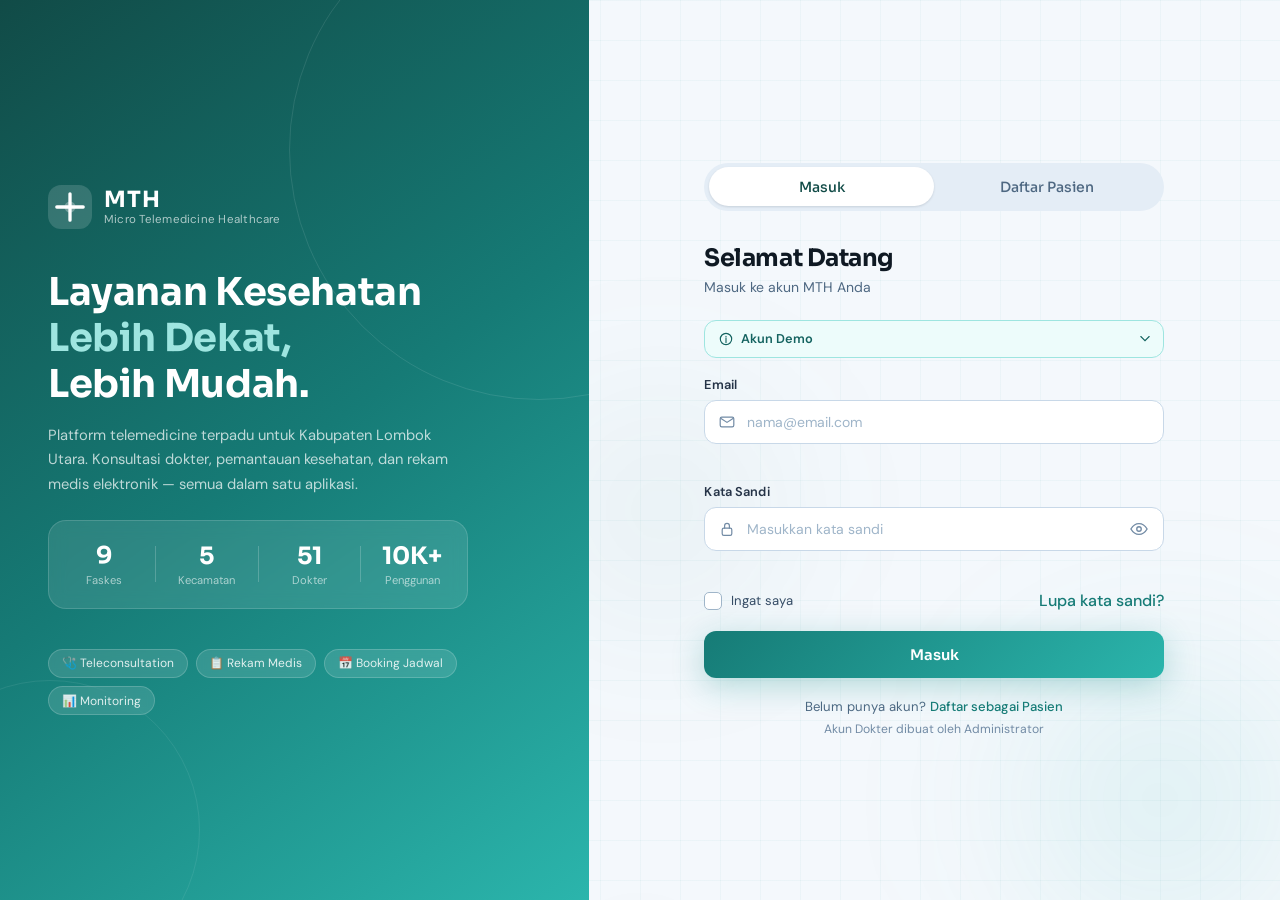
<file: index.html>
<!DOCTYPE html>
<html lang="id">
<head>
  <meta charset="UTF-8" />
  <meta name="viewport" content="width=device-width, initial-scale=1.0" />
  <title>MTH — Micro Telemedicine Healthcare</title>
  <link rel="preconnect" href="https://fonts.googleapis.com" />
  <link rel="preconnect" href="https://fonts.gstatic.com" crossorigin />
  <link href="https://fonts.googleapis.com/css2?family=Sora:wght@300;400;500;600;700&family=DM+Sans:ital,opsz,wght@0,9..40,300;0,9..40,400;0,9..40,500;1,9..40,300&display=swap" rel="stylesheet" />
  <link rel="stylesheet" href="styles.css" />
</head>
<body>

  <div class="bg-orb bg-orb--1"></div>
  <div class="bg-orb bg-orb--2"></div>
  <div class="bg-orb bg-orb--3"></div>
  <div class="bg-grid"></div>

  <div class="app-wrapper">

    <!-- LEFT PANEL -->
    <aside class="hero-panel">
      <div class="hero-inner">
        <div class="brand">
          <div class="brand-icon">
            <svg viewBox="0 0 40 40" fill="none">
              <rect width="40" height="40" rx="12" fill="white" fill-opacity="0.15"/>
              <path d="M20 8v24M8 20h24" stroke="white" stroke-width="3" stroke-linecap="round"/>
              <circle cx="20" cy="20" r="5" fill="white" fill-opacity="0.3"/>
            </svg>
          </div>
          <div class="brand-text">
            <span class="brand-name">MTH</span>
            <span class="brand-sub">Micro Telemedicine Healthcare</span>
          </div>
        </div>

        <div class="hero-content">
          <h1 class="hero-title">Layanan Kesehatan<br/><em>Lebih Dekat,</em><br/>Lebih Mudah.</h1>
          <p class="hero-desc">Platform telemedicine terpadu untuk Kabupaten Lombok Utara. Konsultasi dokter, pemantauan kesehatan, dan rekam medis elektronik — semua dalam satu aplikasi.</p>
          <div class="hero-stats">
            <div class="stat-item"><span class="stat-num">9</span><span class="stat-label">Faskes</span></div>
            <div class="stat-divider"></div>
            <div class="stat-item"><span class="stat-num">5</span><span class="stat-label">Kecamatan</span></div>
            <div class="stat-divider"></div>
            <div class="stat-item"><span class="stat-num">51</span><span class="stat-label">Dokter</span></div>
            <div class="stat-divider"></div>
            <div class="stat-item"><span class="stat-num">10K+</span><span class="stat-label">Penggunan</span></div>
          </div>
        </div>

        <div class="hero-pills">
          <span class="pill">🩺 Teleconsultation</span>
          <span class="pill">📋 Rekam Medis</span>
          <span class="pill">📅 Booking Jadwal</span>
          <span class="pill">📊 Monitoring</span>
        </div>
      </div>
    </aside>

    <!-- RIGHT PANEL -->
    <main class="form-panel">
      <div class="form-container">

        <!-- Mobile brand -->
        <div class="mobile-brand">
          <div class="brand-icon brand-icon--sm">
            <svg viewBox="0 0 40 40" fill="none">
              <rect width="40" height="40" rx="12" fill="var(--teal-500)" fill-opacity="0.15"/>
              <path d="M20 8v24M8 20h24" stroke="var(--teal-600)" stroke-width="3" stroke-linecap="round"/>
              <circle cx="20" cy="20" r="5" fill="var(--teal-500)" fill-opacity="0.3"/>
            </svg>
          </div>
          <span class="brand-name brand-name--dark">MTH</span>
        </div>

        <!-- TAB SWITCHER -->
        <div class="tab-switcher" role="tablist">
          <button class="tab-btn active" data-tab="login" role="tab" aria-selected="true">Masuk</button>
          <button class="tab-btn" data-tab="register" role="tab" aria-selected="false">Daftar Pasien</button>
          <div class="tab-indicator"></div>
        </div>

        <!-- ===== LOGIN FORM ===== -->
        <div class="form-section active" id="tab-login">
          <div class="form-header">
            <h2>Selamat Datang</h2>
            <p>Masuk ke akun MTH Anda</p>
          </div>

          <!-- Demo hint -->
          <div class="demo-hint" id="demo-hint">
            <button class="demo-hint-toggle" id="demo-hint-toggle">
              <svg viewBox="0 0 16 16" fill="none"><circle cx="8" cy="8" r="6.5" stroke="currentColor" stroke-width="1.3"/><path d="M8 7v5M8 5.5v-.5" stroke="currentColor" stroke-width="1.3" stroke-linecap="round"/></svg>
              Akun Demo
              <svg class="chevron" viewBox="0 0 12 8" fill="none"><path d="M1 1l5 5 5-5" stroke="currentColor" stroke-width="1.3" stroke-linecap="round"/></svg>
            </button>
            <div class="demo-accounts" id="demo-accounts">
              <button class="demo-acc-btn" data-email="pasien1@gmail.com" data-pass="Pw123">
                <span class="demo-role-dot pasien"></span>
                <span class="demo-info"><strong>Pasien 1</strong><span>pasien1@gmail.com · Pw123</span></span>
                <span class="demo-fill">Isi otomatis →</span>
              </button>
              <button class="demo-acc-btn" data-email="pasien2@gmail.com" data-pass="Pw123">
                <span class="demo-role-dot pasien"></span>
                <span class="demo-info"><strong>Pasien 2</strong><span>pasien2@gmail.com · Pw123</span></span>
                <span class="demo-fill">Isi otomatis →</span>
              </button>
              <button class="demo-acc-btn" data-email="dokter1@gmail.com" data-pass="Dok123">
                <span class="demo-role-dot dokter"></span>
                <span class="demo-info"><strong>Dokter A</strong><span>dokter1@gmail.com · Dok123</span></span>
                <span class="demo-fill">Isi otomatis →</span>
              </button>
              <button class="demo-acc-btn" data-email="dokter2@gmail.com" data-pass="Dok123">
                <span class="demo-role-dot dokter"></span>
                <span class="demo-info"><strong>Dokter B</strong><span>dokter2@gmail.com · Dok123</span></span>
                <span class="demo-fill">Isi otomatis →</span>
              </button>
              <button class="demo-acc-btn" data-email="admin@mth.id" data-pass="Admin123">
                <span class="demo-role-dot admin"></span>
                <span class="demo-info"><strong>Admin</strong><span>admin@mth.id · Admin123</span></span>
                <span class="demo-fill">Isi otomatis →</span>
              </button>
            </div>
          </div>

          <form id="login-form" novalidate>
            <div class="field-group">
              <label for="login-email">Email</label>
              <div class="input-wrap">
                <span class="input-icon">
                  <svg viewBox="0 0 20 20" fill="none"><path d="M2.5 5.5l7.5 5 7.5-5" stroke="currentColor" stroke-width="1.5" stroke-linecap="round"/><rect x="1.5" y="4" width="17" height="12" rx="2" stroke="currentColor" stroke-width="1.5"/></svg>
                </span>
                <input type="email" id="login-email" name="email" placeholder="nama@email.com" autocomplete="email" required />
              </div>
              <span class="field-error" id="login-email-err"></span>
            </div>

            <div class="field-group">
              <label for="login-password">Kata Sandi</label>
              <div class="input-wrap">
                <span class="input-icon">
                  <svg viewBox="0 0 20 20" fill="none"><rect x="4" y="9" width="12" height="9" rx="2" stroke="currentColor" stroke-width="1.5"/><path d="M7 9V6a3 3 0 116 0v3" stroke="currentColor" stroke-width="1.5" stroke-linecap="round"/></svg>
                </span>
                <input type="password" id="login-password" name="password" placeholder="Masukkan kata sandi" autocomplete="current-password" required />
                <button type="button" class="toggle-pass" data-target="login-password" aria-label="Tampilkan kata sandi">
                  <svg class="eye-show" viewBox="0 0 20 20" fill="none"><path d="M1 10s3.5-6 9-6 9 6 9 6-3.5 6-9 6-9-6-9-6z" stroke="currentColor" stroke-width="1.5"/><circle cx="10" cy="10" r="2.5" stroke="currentColor" stroke-width="1.5"/></svg>
                  <svg class="eye-hide" viewBox="0 0 20 20" fill="none" style="display:none"><path d="M3 3l14 14M8.5 8.5A2.5 2.5 0 0112 12" stroke="currentColor" stroke-width="1.5" stroke-linecap="round"/><path d="M1 10s3.5-6 9-6c1.5 0 2.9.4 4 1M19 10s-1.5 2.5-4 4.5" stroke="currentColor" stroke-width="1.5" stroke-linecap="round"/></svg>
                </button>
              </div>
              <span class="field-error" id="login-pass-err"></span>
            </div>

            <div class="form-row form-row--between">
              <label class="checkbox-label">
                <input type="checkbox" id="remember-me" />
                <span class="checkmark"></span>
                Ingat saya
              </label>
              <a href="#" class="link-text">Lupa kata sandi?</a>
            </div>

            <button type="submit" class="btn-primary">
              <span class="btn-text">Masuk</span>
              <span class="btn-loader" aria-hidden="true"></span>
            </button>
          </form>

          <p class="form-footer-text">Belum punya akun? <a href="#" class="link-text" data-switch="register">Daftar sebagai Pasien</a></p>
          <p class="form-footer-text" style="margin-top:.4rem;font-size:.76rem;color:var(--slate-400)">Akun Dokter dibuat oleh Administrator</p>
        </div>

        <!-- ===== REGISTER FORM (Pasien only) ===== -->
        <div class="form-section" id="tab-register">
          <div class="form-header">
            <h2>Daftar Akun Pasien</h2>
            <p>Isi data diri Anda untuk mendaftar</p>
          </div>

          <form id="register-form" novalidate>

            <div class="field-row">
              <div class="field-group">
                <label for="reg-firstname">Nama Depan</label>
                <div class="input-wrap">
                  <input type="text" id="reg-firstname" placeholder="Ahmad" required />
                </div>
              </div>
              <div class="field-group">
                <label for="reg-lastname">Nama Belakang</label>
                <div class="input-wrap">
                  <input type="text" id="reg-lastname" placeholder="Fauzan" required />
                </div>
              </div>
            </div>

            <div class="field-group">
              <label for="reg-email">Email</label>
              <div class="input-wrap">
                <span class="input-icon">
                  <svg viewBox="0 0 20 20" fill="none"><path d="M2.5 5.5l7.5 5 7.5-5" stroke="currentColor" stroke-width="1.5" stroke-linecap="round"/><rect x="1.5" y="4" width="17" height="12" rx="2" stroke="currentColor" stroke-width="1.5"/></svg>
                </span>
                <input type="email" id="reg-email" placeholder="nama@email.com" required />
              </div>
              <span class="field-error" id="reg-email-err"></span>
            </div>

            <div class="field-group">
              <label for="reg-phone">Nomor Telepon</label>
              <div class="input-wrap">
                <span class="input-icon">
                  <svg viewBox="0 0 20 20" fill="none"><path d="M4 2h3l1.5 4-2 1a11 11 0 005.5 5.5l1-2 4 1.5V15a2 2 0 01-2 2C7.16 17 3 12.84 3 8a2 2 0 012-2h-.5L4 2z" stroke="currentColor" stroke-width="1.5" stroke-linecap="round" stroke-linejoin="round"/></svg>
                </span>
                <input type="tel" id="reg-phone" placeholder="08xxxxxxxxxx" required />
              </div>
            </div>

            <div class="field-row">
              <div class="field-group">
                <label for="reg-nik">NIK</label>
                <div class="input-wrap">
                  <input type="text" id="reg-nik" placeholder="16 digit NIK" maxlength="16" />
                </div>
              </div>
              <div class="field-group">
                <label for="reg-dob">Tanggal Lahir</label>
                <div class="input-wrap">
                  <input type="date" id="reg-dob" />
                </div>
              </div>
            </div>

            <div class="field-group">
              <label for="reg-puskesmas">Puskesmas Terdekat</label>
              <div class="input-wrap input-wrap--select">
                <span class="input-icon">
                  <svg viewBox="0 0 20 20" fill="none"><path d="M10 2C7.24 2 5 4.24 5 7c0 4 5 11 5 11s5-7 5-11c0-2.76-2.24-5-5-5z" stroke="currentColor" stroke-width="1.5"/><circle cx="10" cy="7" r="1.5" stroke="currentColor" stroke-width="1.5"/></svg>
                </span>
                <select id="reg-puskesmas">
                  <option value="">Pilih puskesmas...</option>
                  <optgroup label="Kec. Pemenang">
                    <option>Puskesmas Pemenang</option>
                    <option>Puskesmas Nipah</option>
                  </optgroup>
                  <optgroup label="Kec. Tanjung">
                    <option>Puskesmas Tanjung</option>
                  </optgroup>
                  <optgroup label="Kec. Gangga">
                    <option>Puskesmas Gangga</option>
                  </optgroup>
                  <optgroup label="Kec. Kayangan">
                    <option>Puskesmas Kayangan</option>
                    <option>Puskesmas Santong</option>
                  </optgroup>
                  <optgroup label="Kec. Bayan">
                    <option>Puskesmas Bayan</option>
                    <option>Puskesmas Senaru</option>
                  </optgroup>
                </select>
                <span class="select-arrow">
                  <svg viewBox="0 0 12 8" fill="none"><path d="M1 1l5 5 5-5" stroke="currentColor" stroke-width="1.5" stroke-linecap="round"/></svg>
                </span>
              </div>
            </div>

            <div class="field-group">
              <label for="reg-password">Kata Sandi</label>
              <div class="input-wrap">
                <span class="input-icon">
                  <svg viewBox="0 0 20 20" fill="none"><rect x="4" y="9" width="12" height="9" rx="2" stroke="currentColor" stroke-width="1.5"/><path d="M7 9V6a3 3 0 116 0v3" stroke="currentColor" stroke-width="1.5" stroke-linecap="round"/></svg>
                </span>
                <input type="password" id="reg-password" placeholder="Min. 8 karakter" required />
                <button type="button" class="toggle-pass" data-target="reg-password" aria-label="Tampilkan kata sandi">
                  <svg class="eye-show" viewBox="0 0 20 20" fill="none"><path d="M1 10s3.5-6 9-6 9 6 9 6-3.5 6-9 6-9-6-9-6z" stroke="currentColor" stroke-width="1.5"/><circle cx="10" cy="10" r="2.5" stroke="currentColor" stroke-width="1.5"/></svg>
                  <svg class="eye-hide" viewBox="0 0 20 20" fill="none" style="display:none"><path d="M3 3l14 14M8.5 8.5A2.5 2.5 0 0112 12" stroke="currentColor" stroke-width="1.5" stroke-linecap="round"/><path d="M1 10s3.5-6 9-6c1.5 0 2.9.4 4 1M19 10s-1.5 2.5-4 4.5" stroke="currentColor" stroke-width="1.5" stroke-linecap="round"/></svg>
                </button>
              </div>
              <div class="pass-strength" id="pass-strength">
                <div class="strength-bars">
                  <span class="bar"></span><span class="bar"></span><span class="bar"></span><span class="bar"></span>
                </div>
                <span class="strength-label" id="strength-label">Kekuatan kata sandi</span>
              </div>
            </div>

            <div class="field-group">
              <label for="reg-confirm">Konfirmasi Kata Sandi</label>
              <div class="input-wrap">
                <span class="input-icon">
                  <svg viewBox="0 0 20 20" fill="none"><rect x="4" y="9" width="12" height="9" rx="2" stroke="currentColor" stroke-width="1.5"/><path d="M7 9V6a3 3 0 116 0v3" stroke="currentColor" stroke-width="1.5" stroke-linecap="round"/></svg>
                </span>
                <input type="password" id="reg-confirm" placeholder="Ulangi kata sandi" required />
              </div>
              <span class="field-error" id="reg-confirm-err"></span>
            </div>

            <label class="checkbox-label checkbox-label--terms">
              <input type="checkbox" id="agree-terms" required />
              <span class="checkmark"></span>
              Saya menyetujui <a href="#" class="link-text">Syarat &amp; Ketentuan</a> serta <a href="#" class="link-text">Kebijakan Privasi</a> MTH
            </label>

            <button type="submit" class="btn-primary">
              <span class="btn-text">Buat Akun</span>
              <span class="btn-loader" aria-hidden="true"></span>
            </button>
          </form>

          <p class="form-footer-text">Sudah punya akun? <a href="#" class="link-text" data-switch="login">Masuk di sini</a></p>
        </div>

      </div>
    </main>
  </div>

  <div class="toast" id="toast" role="alert" aria-live="polite">
    <span class="toast-icon">✓</span>
    <span class="toast-msg" id="toast-msg"></span>
  </div>

  <script src="script.js"></script>
</body>
</html>
</file>
<file: styles.css>
/* ===================================================
   MTH — Micro Telemedicine Healthcare
   styles.css
   =================================================== */

/* ── Variables ──────────────────────────────────── */
:root {
  --teal-900: #0d3331;
  --teal-800: #114b47;
  --teal-700: #146360;
  --teal-600: #167b76;
  --teal-500: #19938c;
  --teal-400: #2bb5ac;
  --teal-300: #5ecec7;
  --teal-200: #9ee5e0;
  --teal-100: #d4f5f3;
  --teal-50:  #edfcfb;

  --slate-900: #0f1923;
  --slate-800: #1a2535;
  --slate-700: #253347;
  --slate-600: #364d66;
  --slate-500: #4e6882;
  --slate-400: #728ba5;
  --slate-300: #9fb5c9;
  --slate-200: #c8d8e8;
  --slate-100: #e4edf6;
  --slate-50:  #f4f8fc;

  --white: #ffffff;
  --error: #e05252;
  --success: #2bb58a;
  --warn: #e08a2e;

  --font-display: 'Sora', sans-serif;
  --font-body: 'DM Sans', sans-serif;

  --radius-sm: 8px;
  --radius-md: 12px;
  --radius-lg: 18px;
  --radius-xl: 24px;
  --radius-full: 999px;

  --shadow-sm: 0 1px 3px rgba(15,25,35,.08), 0 1px 2px rgba(15,25,35,.05);
  --shadow-md: 0 4px 16px rgba(15,25,35,.10), 0 2px 6px rgba(15,25,35,.06);
  --shadow-lg: 0 16px 48px rgba(15,25,35,.14), 0 4px 16px rgba(15,25,35,.08);
  --shadow-teal: 0 8px 32px rgba(25,147,140,.30);

  --transition: 200ms cubic-bezier(.4,0,.2,1);
  --transition-slow: 400ms cubic-bezier(.4,0,.2,1);
}

/* ── Reset ──────────────────────────────────────── */
*, *::before, *::after { box-sizing: border-box; margin: 0; padding: 0; }

html { font-size: 16px; scroll-behavior: smooth; }

body {
  font-family: var(--font-body);
  background: var(--slate-50);
  color: var(--slate-800);
  min-height: 100vh;
  overflow-x: hidden;
  -webkit-font-smoothing: antialiased;
}

/* ── Background decorations ─────────────────────── */
.bg-orb {
  position: fixed;
  border-radius: 50%;
  filter: blur(80px);
  pointer-events: none;
  z-index: 0;
}
.bg-orb--1 {
  width: 500px; height: 500px;
  background: radial-gradient(circle, rgba(25,147,140,.20) 0%, transparent 70%);
  top: -150px; left: -100px;
}
.bg-orb--2 {
  width: 400px; height: 400px;
  background: radial-gradient(circle, rgba(43,181,172,.15) 0%, transparent 70%);
  bottom: -100px; right: -80px;
}
.bg-orb--3 {
  width: 300px; height: 300px;
  background: radial-gradient(circle, rgba(22,123,118,.10) 0%, transparent 70%);
  top: 40%; left: 40%;
}
.bg-grid {
  position: fixed; inset: 0; z-index: 0; pointer-events: none;
  background-image:
    linear-gradient(rgba(25,147,140,.04) 1px, transparent 1px),
    linear-gradient(90deg, rgba(25,147,140,.04) 1px, transparent 1px);
  background-size: 40px 40px;
}

/* ── App wrapper ─────────────────────────────────── */
.app-wrapper {
  position: relative; z-index: 1;
  display: flex;
  min-height: 100vh;
}

/* ===================================================
   LEFT: HERO PANEL
   =================================================== */
.hero-panel {
  flex: 0 0 46%;
  background: linear-gradient(145deg, var(--teal-800) 0%, var(--teal-600) 50%, var(--teal-400) 100%);
  position: relative;
  overflow: hidden;
  display: flex;
  align-items: center;
  padding: 3rem;
}

/* Decorative inner shapes */
.hero-panel::before {
  content: '';
  position: absolute;
  width: 500px; height: 500px;
  border-radius: 50%;
  border: 1.5px solid rgba(255,255,255,.10);
  top: -100px; right: -200px;
}
.hero-panel::after {
  content: '';
  position: absolute;
  width: 300px; height: 300px;
  border-radius: 50%;
  border: 1.5px solid rgba(255,255,255,.08);
  bottom: -80px; left: -100px;
}

.hero-inner {
  position: relative; z-index: 1;
  display: flex;
  flex-direction: column;
  gap: 2.5rem;
  max-width: 420px;
}

/* Brand */
.brand {
  display: flex;
  align-items: center;
  gap: .75rem;
}
.brand-icon {
  width: 44px; height: 44px;
  flex-shrink: 0;
}
.brand-icon svg { width: 100%; height: 100%; }

.brand-text {
  display: flex;
  flex-direction: column;
  line-height: 1;
}
.brand-name {
  font-family: var(--font-display);
  font-weight: 700;
  font-size: 1.4rem;
  letter-spacing: .05em;
  color: var(--white);
}
.brand-sub {
  font-size: .72rem;
  color: rgba(255,255,255,.65);
  letter-spacing: .02em;
  margin-top: .2rem;
}

/* Hero content */
.hero-title {
  font-family: var(--font-display);
  font-size: clamp(1.8rem, 3vw, 2.4rem);
  font-weight: 700;
  color: var(--white);
  line-height: 1.2;
  letter-spacing: -.01em;
}
.hero-title em {
  font-style: normal;
  color: var(--teal-200);
}
.hero-desc {
  margin-top: 1rem;
  font-size: .92rem;
  color: rgba(255,255,255,.72);
  line-height: 1.65;
}

/* Stats */
.hero-stats {
  display: flex;
  align-items: center;
  gap: 1.25rem;
  margin-top: 1.5rem;
  padding: 1.25rem 1.5rem;
  background: rgba(255,255,255,.10);
  border: 1px solid rgba(255,255,255,.15);
  border-radius: var(--radius-lg);
  backdrop-filter: blur(8px);
}
.stat-item { text-align: center; flex: 1; }
.stat-num {
  display: block;
  font-family: var(--font-display);
  font-size: 1.5rem;
  font-weight: 700;
  color: var(--white);
}
.stat-label {
  display: block;
  font-size: .7rem;
  color: rgba(255,255,255,.6);
  margin-top: .15rem;
  line-height: 1.3;
}
.stat-divider {
  width: 1px;
  height: 36px;
  background: rgba(255,255,255,.2);
}

/* Pills */
.hero-pills {
  display: flex;
  flex-wrap: wrap;
  gap: .5rem;
}
.pill {
  font-size: .75rem;
  color: rgba(255,255,255,.85);
  background: rgba(255,255,255,.12);
  border: 1px solid rgba(255,255,255,.18);
  border-radius: var(--radius-full);
  padding: .35rem .8rem;
  backdrop-filter: blur(4px);
  transition: background var(--transition);
}
.pill:hover { background: rgba(255,255,255,.20); }

/* ===================================================
   RIGHT: FORM PANEL
   =================================================== */
.form-panel {
  flex: 1;
  display: flex;
  align-items: center;
  justify-content: center;
  padding: 2rem 1.5rem;
  overflow-y: auto;
}

.form-container {
  width: 100%;
  max-width: 460px;
  animation: fadeUp .5s ease both;
}

@keyframes fadeUp {
  from { opacity: 0; transform: translateY(20px); }
  to   { opacity: 1; transform: translateY(0); }
}

/* Mobile brand (hidden on desktop) */
.mobile-brand {
  display: none;
  align-items: center;
  gap: .6rem;
  margin-bottom: 1.75rem;
  justify-content: center;
}
.brand-icon--sm { width: 36px; height: 36px; }
.brand-name--dark {
  font-family: var(--font-display);
  font-size: 1.3rem;
  font-weight: 700;
  color: var(--teal-700);
  letter-spacing: .04em;
}

/* Tab switcher */
.tab-switcher {
  display: flex;
  position: relative;
  background: var(--slate-100);
  border-radius: var(--radius-full);
  padding: .3rem;
  margin-bottom: 2rem;
}
.tab-btn {
  flex: 1;
  border: none;
  background: transparent;
  font-family: var(--font-display);
  font-size: .88rem;
  font-weight: 500;
  color: var(--slate-500);
  padding: .65rem 1rem;
  border-radius: var(--radius-full);
  cursor: pointer;
  position: relative; z-index: 1;
  transition: color var(--transition);
}
.tab-btn.active { color: var(--teal-800); }
.tab-indicator {
  position: absolute;
  top: .3rem; bottom: .3rem; left: .3rem;
  width: calc(50% - .3rem);
  background: var(--white);
  border-radius: var(--radius-full);
  box-shadow: var(--shadow-sm);
  transition: transform var(--transition-slow);
  pointer-events: none;
}
.tab-indicator.right { transform: translateX(100%); }

/* Form sections */
.form-section { display: none; }
.form-section.active { display: block; animation: fadeUp .35s ease both; }

.form-header { margin-bottom: 1.5rem; }
.form-header h2 {
  font-family: var(--font-display);
  font-size: 1.5rem;
  font-weight: 700;
  color: var(--slate-900);
  letter-spacing: -.02em;
}
.form-header p {
  font-size: .875rem;
  color: var(--slate-500);
  margin-top: .3rem;
}

/* Role selector */
.role-selector {
  display: flex;
  gap: .5rem;
  margin-bottom: 1.5rem;
}
.role-btn {
  flex: 1;
  display: flex;
  flex-direction: column;
  align-items: center;
  gap: .3rem;
  padding: .75rem .5rem;
  background: var(--white);
  border: 1.5px solid var(--slate-200);
  border-radius: var(--radius-md);
  cursor: pointer;
  font-family: var(--font-body);
  font-size: .78rem;
  font-weight: 500;
  color: var(--slate-500);
  transition: all var(--transition);
}
.role-btn:hover {
  border-color: var(--teal-400);
  color: var(--teal-700);
}
.role-btn.active {
  background: var(--teal-50);
  border-color: var(--teal-500);
  color: var(--teal-700);
  box-shadow: 0 0 0 3px rgba(25,147,140,.10);
}
.role-icon { font-size: 1.2rem; }

/* Field groups */
.field-group {
  margin-bottom: 1.1rem;
}
.field-group label {
  display: block;
  font-size: .8rem;
  font-weight: 600;
  color: var(--slate-700);
  margin-bottom: .45rem;
  letter-spacing: .01em;
}
.field-row {
  display: grid;
  grid-template-columns: 1fr 1fr;
  gap: .75rem;
}

/* Input wrap */
.input-wrap {
  position: relative;
  display: flex;
  align-items: center;
}
.input-wrap .input-icon {
  position: absolute;
  left: .9rem;
  color: var(--slate-400);
  display: flex;
  align-items: center;
  pointer-events: none;
}
.input-wrap .input-icon svg { width: 16px; height: 16px; }

.input-wrap input,
.input-wrap select {
  width: 100%;
  background: var(--white);
  border: 1.5px solid var(--slate-200);
  border-radius: var(--radius-md);
  font-family: var(--font-body);
  font-size: .875rem;
  color: var(--slate-800);
  padding: .75rem 1rem;
  transition: border-color var(--transition), box-shadow var(--transition);
  outline: none;
  appearance: none;
}
.input-wrap:has(.input-icon) input,
.input-wrap:has(.input-icon) select {
  padding-left: 2.6rem;
}
.input-wrap input::placeholder { color: var(--slate-300); }
.input-wrap input:focus,
.input-wrap select:focus {
  border-color: var(--teal-500);
  box-shadow: 0 0 0 3px rgba(25,147,140,.12);
}
.input-wrap input.error { border-color: var(--error); }
.input-wrap input.error:focus { box-shadow: 0 0 0 3px rgba(224,82,82,.12); }

/* Select styling */
.input-wrap--select { position: relative; }
.input-wrap--select select { cursor: pointer; padding-right: 2.4rem; }
.select-arrow {
  position: absolute;
  right: .85rem;
  pointer-events: none;
  color: var(--slate-400);
  display: flex;
  align-items: center;
}
.select-arrow svg { width: 10px; height: 10px; }

/* Password toggle */
.toggle-pass {
  position: absolute;
  right: .85rem;
  background: none;
  border: none;
  cursor: pointer;
  color: var(--slate-400);
  display: flex;
  align-items: center;
  padding: .2rem;
  border-radius: 4px;
  transition: color var(--transition);
}
.toggle-pass:hover { color: var(--teal-600); }
.toggle-pass svg { width: 18px; height: 18px; }

/* Field error */
.field-error {
  display: block;
  font-size: .75rem;
  color: var(--error);
  margin-top: .35rem;
  min-height: 1rem;
}

/* Password strength */
.pass-strength {
  display: flex;
  align-items: center;
  gap: .5rem;
  margin-top: .5rem;
}
.strength-bars {
  display: flex;
  gap: .25rem;
}
.bar {
  width: 32px; height: 4px;
  border-radius: var(--radius-full);
  background: var(--slate-200);
  transition: background var(--transition-slow);
}
.strength-label {
  font-size: .72rem;
  color: var(--slate-400);
}
/* Strength states */
.pass-strength[data-level="1"] .bar:nth-child(1) { background: var(--error); }
.pass-strength[data-level="2"] .bar:nth-child(-n+2) { background: var(--warn); }
.pass-strength[data-level="3"] .bar:nth-child(-n+3) { background: var(--teal-400); }
.pass-strength[data-level="4"] .bar { background: var(--success); }

/* Form row */
.form-row { display: flex; align-items: center; gap: 1rem; }
.form-row--between { justify-content: space-between; margin-bottom: 1.25rem; }

/* Checkbox */
.checkbox-label {
  display: flex;
  align-items: center;
  gap: .55rem;
  cursor: pointer;
  font-size: .82rem;
  color: var(--slate-600);
  user-select: none;
}
.checkbox-label input[type="checkbox"] { display: none; }
.checkmark {
  width: 18px; height: 18px;
  border-radius: 5px;
  border: 1.5px solid var(--slate-300);
  flex-shrink: 0;
  display: flex; align-items: center; justify-content: center;
  transition: all var(--transition);
  background: var(--white);
}
.checkbox-label input:checked + .checkmark {
  background: var(--teal-500);
  border-color: var(--teal-500);
}
.checkbox-label input:checked + .checkmark::after {
  content: '';
  display: block;
  width: 5px; height: 9px;
  border: 2px solid white;
  border-top: none; border-left: none;
  transform: rotate(45deg) translateY(-1px);
}
.checkbox-label--terms {
  align-items: flex-start;
  margin-bottom: 1.25rem;
  line-height: 1.5;
}
.checkbox-label--terms .checkmark { margin-top: .15rem; }

/* Link */
.link-text {
  font-size: inherit;
  color: var(--teal-600);
  text-decoration: none;
  font-weight: 500;
  transition: color var(--transition);
}
.link-text:hover { color: var(--teal-800); text-decoration: underline; }

/* Primary button */
.btn-primary {
  width: 100%;
  display: flex;
  align-items: center;
  justify-content: center;
  gap: .5rem;
  background: linear-gradient(135deg, var(--teal-600) 0%, var(--teal-400) 100%);
  color: var(--white);
  border: none;
  border-radius: var(--radius-md);
  font-family: var(--font-display);
  font-size: .92rem;
  font-weight: 600;
  padding: .9rem 1.5rem;
  cursor: pointer;
  transition: all var(--transition);
  box-shadow: var(--shadow-teal);
  letter-spacing: .01em;
  margin-bottom: 1.25rem;
  position: relative;
  overflow: hidden;
}
.btn-primary::before {
  content: '';
  position: absolute; inset: 0;
  background: rgba(255,255,255,.0);
  transition: background var(--transition);
}
.btn-primary:hover::before { background: rgba(255,255,255,.12); }
.btn-primary:active { transform: scale(.98); }
.btn-primary:disabled {
  opacity: .7;
  cursor: not-allowed;
  transform: none;
}

/* Loading state */
.btn-loader {
  display: none;
  width: 18px; height: 18px;
  border: 2.5px solid rgba(255,255,255,.4);
  border-top-color: white;
  border-radius: 50%;
  animation: spin .7s linear infinite;
}
.btn-primary.loading .btn-text { display: none; }
.btn-primary.loading .btn-loader { display: block; }

@keyframes spin { to { transform: rotate(360deg); } }

/* Footer text */
.form-footer-text {
  text-align: center;
  font-size: .82rem;
  color: var(--slate-500);
}

/* Role fields transition */
.role-fields { display: block; }
.role-fields.hidden { display: none; }

/* ===================================================
   TOAST
   =================================================== */
.toast {
  position: fixed;
  bottom: 2rem;
  left: 50%;
  transform: translateX(-50%) translateY(6rem);
  display: flex;
  align-items: center;
  gap: .6rem;
  background: var(--slate-900);
  color: var(--white);
  padding: .8rem 1.4rem;
  border-radius: var(--radius-full);
  font-size: .85rem;
  font-weight: 500;
  box-shadow: var(--shadow-lg);
  transition: transform .4s cubic-bezier(.34,1.56,.64,1);
  z-index: 1000;
  pointer-events: none;
}
.toast.show { transform: translateX(-50%) translateY(0); }
.toast-icon { color: var(--success); font-size: 1rem; }

/* ===================================================
   RESPONSIVE — TABLET
   =================================================== */
@media (max-width: 900px) {
  .hero-panel { flex: 0 0 40%; padding: 2rem 1.75rem; }
  .hero-title { font-size: 1.7rem; }
}

/* ===================================================
   RESPONSIVE — MOBILE
   =================================================== */
@media (max-width: 680px) {
  .app-wrapper { flex-direction: column; }

  .hero-panel {
    display: none; /* Hide full hero on mobile */
  }

  .form-panel {
    padding: 1.75rem 1.25rem 3rem;
    align-items: flex-start;
  }

  .mobile-brand { display: flex; }

  .form-container { max-width: 100%; }

  .field-row {
    grid-template-columns: 1fr;
    gap: 0;
  }

  .tab-btn { font-size: .82rem; padding: .6rem .75rem; }
}

@media (max-width: 380px) {
  .role-selector { gap: .35rem; }
  .role-btn { padding: .6rem .35rem; font-size: .72rem; }
  .role-icon { font-size: 1rem; }
}

/* ── Demo hint ──────────────────────────────────── */
.demo-hint {
  margin-bottom: 1.1rem;
  border: 1.5px solid var(--teal-200);
  border-radius: var(--radius-md);
  background: var(--teal-50);
  overflow: hidden;
}
.demo-hint-toggle {
  width: 100%;
  display: flex;
  align-items: center;
  gap: .5rem;
  padding: .6rem .85rem;
  background: none;
  border: none;
  cursor: pointer;
  font-family: var(--font-body);
  font-size: .8rem;
  font-weight: 600;
  color: var(--teal-700);
  text-align: left;
  transition: background var(--transition);
}
.demo-hint-toggle:hover { background: rgba(25,147,140,.07); }
.demo-hint-toggle svg:first-child { width: 14px; height: 14px; flex-shrink: 0; }
.demo-hint-toggle .chevron { width: 10px; height: 10px; margin-left: auto; transition: transform var(--transition); }
.demo-hint.open .demo-hint-toggle .chevron { transform: rotate(180deg); }
.demo-hint-toggle svg { flex-shrink: 0; }

.demo-accounts {
  display: none;
  flex-direction: column;
  border-top: 1px solid var(--teal-200);
}
.demo-hint.open .demo-accounts { display: flex; }

.demo-acc-btn {
  display: flex;
  align-items: center;
  gap: .65rem;
  padding: .55rem .85rem;
  background: none;
  border: none;
  border-bottom: 1px solid var(--teal-100);
  cursor: pointer;
  text-align: left;
  transition: background var(--transition);
  width: 100%;
}
.demo-acc-btn:last-child { border-bottom: none; }
.demo-acc-btn:hover { background: rgba(25,147,140,.08); }

.demo-role-dot {
  width: 8px; height: 8px;
  border-radius: 50%;
  flex-shrink: 0;
}
.demo-role-dot.pasien { background: var(--teal-500); }
.demo-role-dot.dokter { background: #3b82c4; }
.demo-role-dot.admin  { background: #d97706; }

.demo-info {
  flex: 1;
  display: flex;
  flex-direction: column;
  gap: .05rem;
}
.demo-info strong { font-size: .8rem; color: var(--slate-800); font-weight: 600; }
.demo-info span   { font-size: .72rem; color: var(--slate-500); font-family: monospace; }

.demo-fill {
  font-size: .7rem;
  color: var(--teal-600);
  font-weight: 500;
  white-space: nowrap;
  opacity: 0;
  transition: opacity var(--transition);
}
.demo-acc-btn:hover .demo-fill { opacity: 1; }
</file>
<file: dashboard.css>
/* ===================================================
   MTH Dashboard — dashboard.css
   =================================================== */

:root {
  --teal-900: #0d3331;
  --teal-800: #114b47;
  --teal-700: #146360;
  --teal-600: #167b76;
  --teal-500: #19938c;
  --teal-400: #2bb5ac;
  --teal-300: #5ecec7;
  --teal-200: #9ee5e0;
  --teal-100: #d4f5f3;
  --teal-50:  #edfcfb;

  --slate-900: #0f1923;
  --slate-800: #1a2535;
  --slate-700: #253347;
  --slate-600: #364d66;
  --slate-500: #4e6882;
  --slate-400: #728ba5;
  --slate-300: #9fb5c9;
  --slate-200: #c8d8e8;
  --slate-100: #e4edf6;
  --slate-50:  #f4f8fc;

  --white: #ffffff;
  --error: #e05252;
  --success: #2bb58a;
  --warn: #e08a2e;
  --info: #3b82c4;

  --font-display: 'Sora', sans-serif;
  --font-body: 'DM Sans', sans-serif;

  --radius-sm: 6px;
  --radius-md: 10px;
  --radius-lg: 16px;
  --radius-xl: 22px;
  --radius-full: 999px;

  --shadow-sm: 0 1px 3px rgba(15,25,35,.07);
  --shadow-md: 0 4px 16px rgba(15,25,35,.09);
  --shadow-lg: 0 12px 40px rgba(15,25,35,.13);
  --shadow-teal: 0 6px 24px rgba(25,147,140,.25);

  --sidebar-w: 248px;
  --topbar-h: 60px;
  --transition: 200ms cubic-bezier(.4,0,.2,1);
  --transition-slow: 380ms cubic-bezier(.4,0,.2,1);
}

*, *::before, *::after { box-sizing: border-box; margin: 0; padding: 0; }
html { font-size: 16px; }
body {
  font-family: var(--font-body);
  background: var(--slate-50);
  color: var(--slate-800);
  min-height: 100vh;
  display: flex;
  -webkit-font-smoothing: antialiased;
}

/* ══════════════════════════════════════════════
   SIDEBAR
══════════════════════════════════════════════ */
.sidebar {
  width: var(--sidebar-w);
  flex-shrink: 0;
  height: 100vh;
  position: sticky;
  top: 0;
  background: linear-gradient(180deg, var(--teal-900) 0%, var(--teal-800) 60%, var(--teal-700) 100%);
  display: flex;
  flex-direction: column;
  overflow: hidden;
  z-index: 200;
  transition: transform var(--transition-slow);
}

/* Decorative circles */
.sidebar::before {
  content: '';
  position: absolute;
  width: 220px; height: 220px;
  border-radius: 50%;
  background: rgba(255,255,255,.04);
  top: -60px; right: -80px;
  pointer-events: none;
}
.sidebar::after {
  content: '';
  position: absolute;
  width: 160px; height: 160px;
  border-radius: 50%;
  background: rgba(255,255,255,.03);
  bottom: 80px; left: -60px;
  pointer-events: none;
}

.sidebar-header {
  padding: 1.25rem 1.25rem 1rem;
  display: flex;
  align-items: center;
  justify-content: space-between;
  border-bottom: 1px solid rgba(255,255,255,.08);
}

.brand { display: flex; align-items: center; gap: .65rem; }
.brand-icon { width: 36px; height: 36px; flex-shrink: 0; }
.brand-icon svg { width: 100%; height: 100%; }
.brand-name {
  display: block;
  font-family: var(--font-display);
  font-size: 1.1rem;
  font-weight: 700;
  color: var(--white);
  letter-spacing: .04em;
  line-height: 1;
}
.brand-sub {
  display: block;
  font-size: .65rem;
  color: rgba(255,255,255,.5);
  margin-top: .15rem;
}

.sidebar-close {
  display: none;
  background: none; border: none; cursor: pointer;
  color: rgba(255,255,255,.6);
  padding: .3rem;
  border-radius: var(--radius-sm);
}
.sidebar-close svg { width: 18px; height: 18px; }
.sidebar-close:hover { color: white; }

/* Role switcher */
.role-switcher {
  display: flex;
  gap: .3rem;
  padding: .75rem 1rem;
  border-bottom: 1px solid rgba(255,255,255,.07);
}
.rs-btn {
  flex: 1;
  background: rgba(255,255,255,.07);
  border: 1px solid rgba(255,255,255,.10);
  color: rgba(255,255,255,.55);
  font-family: var(--font-body);
  font-size: .65rem;
  font-weight: 500;
  padding: .35rem .2rem;
  border-radius: var(--radius-sm);
  cursor: pointer;
  transition: all var(--transition);
  text-align: center;
}
.rs-btn.active {
  background: rgba(255,255,255,.18);
  border-color: rgba(255,255,255,.25);
  color: white;
}
.rs-btn:hover:not(.active) { background: rgba(255,255,255,.12); color: rgba(255,255,255,.8); }

/* Nav */
.sidebar-nav {
  flex: 1;
  overflow-y: auto;
  padding: .75rem .75rem;
  scrollbar-width: thin;
  scrollbar-color: rgba(255,255,255,.15) transparent;
}

.nav-section-label {
  font-size: .6rem;
  font-weight: 600;
  letter-spacing: .1em;
  text-transform: uppercase;
  color: rgba(255,255,255,.35);
  padding: .6rem .5rem .3rem;
  margin-top: .25rem;
}

.nav-item {
  display: flex;
  align-items: center;
  gap: .65rem;
  padding: .65rem .75rem;
  border-radius: var(--radius-md);
  cursor: pointer;
  color: rgba(255,255,255,.65);
  font-size: .84rem;
  font-weight: 400;
  transition: all var(--transition);
  user-select: none;
  position: relative;
  margin-bottom: .15rem;
  border: 1px solid transparent;
}
.nav-item:hover { background: rgba(255,255,255,.08); color: rgba(255,255,255,.9); }
.nav-item.active {
  background: rgba(255,255,255,.14);
  border-color: rgba(255,255,255,.18);
  color: white;
  font-weight: 500;
}
.nav-item.active::before {
  content: '';
  position: absolute;
  left: 0; top: 25%; bottom: 25%;
  width: 3px;
  background: var(--teal-300);
  border-radius: 0 var(--radius-full) var(--radius-full) 0;
}
.nav-icon { width: 18px; height: 18px; flex-shrink: 0; opacity: .8; }
.nav-item.active .nav-icon { opacity: 1; }
.nav-badge {
  margin-left: auto;
  background: var(--teal-400);
  color: white;
  font-size: .62rem;
  font-weight: 600;
  padding: .1rem .45rem;
  border-radius: var(--radius-full);
}

/* Footer */
.sidebar-footer {
  padding: .85rem 1rem;
  border-top: 1px solid rgba(255,255,255,.08);
}
.user-card {
  display: flex;
  align-items: center;
  gap: .65rem;
  padding: .5rem .6rem;
  border-radius: var(--radius-md);
  background: rgba(255,255,255,.07);
}
.user-avatar {
  width: 34px; height: 34px;
  border-radius: 50%;
  background: linear-gradient(135deg, var(--teal-400), var(--teal-600));
  display: flex; align-items: center; justify-content: center;
  font-family: var(--font-display);
  font-size: .85rem;
  font-weight: 700;
  color: white;
  flex-shrink: 0;
}
.user-info { flex: 1; min-width: 0; }
.user-name {
  display: block;
  font-size: .8rem;
  font-weight: 600;
  color: white;
  white-space: nowrap;
  overflow: hidden;
  text-overflow: ellipsis;
}
.user-role {
  display: block;
  font-size: .65rem;
  color: rgba(255,255,255,.5);
  margin-top: .1rem;
}
.logout-btn {
  background: none; border: none; cursor: pointer;
  color: rgba(255,255,255,.45);
  padding: .3rem;
  border-radius: var(--radius-sm);
  display: flex; align-items: center;
  transition: color var(--transition);
  flex-shrink: 0;
}
.logout-btn svg { width: 16px; height: 16px; }
.logout-btn:hover { color: var(--error); }

/* ══════════════════════════════════════════════
   MAIN WRAPPER
══════════════════════════════════════════════ */
.main-wrapper {
  flex: 1;
  min-width: 0;
  display: flex;
  flex-direction: column;
  min-height: 100vh;
}

/* TOPBAR */
.topbar {
  height: var(--topbar-h);
  background: var(--white);
  border-bottom: 1px solid var(--slate-100);
  display: flex;
  align-items: center;
  gap: 1rem;
  padding: 0 1.5rem;
  position: sticky;
  top: 0;
  z-index: 100;
  box-shadow: var(--shadow-sm);
}
.hamburger {
  display: none;
  flex-direction: column;
  gap: 4px;
  background: none; border: none; cursor: pointer;
  padding: .4rem;
  border-radius: var(--radius-sm);
}
.hamburger span {
  display: block;
  width: 20px; height: 2px;
  background: var(--slate-600);
  border-radius: var(--radius-full);
  transition: all var(--transition);
}
.hamburger:hover span { background: var(--teal-600); }
.topbar-title {
  flex: 1;
  font-family: var(--font-display);
  font-size: 1rem;
  font-weight: 600;
  color: var(--slate-800);
}
.topbar-right { display: flex; align-items: center; gap: .75rem; }

.icon-btn {
  position: relative;
  background: none; border: none; cursor: pointer;
  color: var(--slate-500);
  padding: .45rem;
  border-radius: var(--radius-md);
  display: flex; align-items: center;
  transition: all var(--transition);
}
.icon-btn svg { width: 20px; height: 20px; }
.icon-btn:hover { background: var(--slate-100); color: var(--teal-600); }
.notif-badge {
  position: absolute;
  top: 2px; right: 2px;
  width: 16px; height: 16px;
  background: var(--error);
  color: white;
  font-size: .6rem;
  font-weight: 700;
  border-radius: 50%;
  display: flex; align-items: center; justify-content: center;
  border: 2px solid white;
}
.topbar-avatar {
  width: 34px; height: 34px;
  border-radius: 50%;
  background: linear-gradient(135deg, var(--teal-400), var(--teal-600));
  display: flex; align-items: center; justify-content: center;
  font-family: var(--font-display);
  font-size: .82rem;
  font-weight: 700;
  color: white;
  cursor: pointer;
}

/* CONTENT */
.content {
  flex: 1;
  padding: 1.75rem 1.75rem;
  overflow-y: auto;
}

/* ══════════════════════════════════════════════
   PAGE LAYOUT UTILITIES
══════════════════════════════════════════════ */
.page { animation: fadeUp .35s ease both; }
@keyframes fadeUp {
  from { opacity: 0; transform: translateY(14px); }
  to   { opacity: 1; transform: translateY(0); }
}

.page-header {
  margin-bottom: 1.5rem;
}
.page-title {
  font-family: var(--font-display);
  font-size: 1.35rem;
  font-weight: 700;
  color: var(--slate-900);
  letter-spacing: -.02em;
}
.page-subtitle {
  font-size: .85rem;
  color: var(--slate-500);
  margin-top: .25rem;
}

/* Cards */
.card {
  background: var(--white);
  border-radius: var(--radius-lg);
  border: 1px solid var(--slate-100);
  box-shadow: var(--shadow-sm);
  padding: 1.25rem;
  transition: box-shadow var(--transition);
}
.card:hover { box-shadow: var(--shadow-md); }
.card-title {
  font-family: var(--font-display);
  font-size: .9rem;
  font-weight: 600;
  color: var(--slate-700);
  margin-bottom: .85rem;
  display: flex;
  align-items: center;
  gap: .5rem;
}
.card-title-icon { font-size: 1rem; }

/* Grids */
.grid-2 { display: grid; grid-template-columns: repeat(2, 1fr); gap: 1rem; }
.grid-3 { display: grid; grid-template-columns: repeat(3, 1fr); gap: 1rem; }
.grid-4 { display: grid; grid-template-columns: repeat(4, 1fr); gap: 1rem; }
.grid-auto { display: grid; grid-template-columns: repeat(auto-fill, minmax(240px, 1fr)); gap: 1rem; }

/* Stat cards */
.stat-card {
  background: var(--white);
  border-radius: var(--radius-lg);
  border: 1px solid var(--slate-100);
  padding: 1.1rem 1.25rem;
  display: flex;
  align-items: flex-start;
  gap: 1rem;
  box-shadow: var(--shadow-sm);
  transition: all var(--transition);
}
.stat-card:hover { transform: translateY(-2px); box-shadow: var(--shadow-md); }
.stat-icon-wrap {
  width: 44px; height: 44px;
  border-radius: var(--radius-md);
  display: flex; align-items: center; justify-content: center;
  font-size: 1.2rem;
  flex-shrink: 0;
}
.stat-icon-wrap.teal { background: var(--teal-50); }
.stat-icon-wrap.blue { background: #eff6ff; }
.stat-icon-wrap.amber { background: #fffbeb; }
.stat-icon-wrap.rose { background: #fff1f2; }
.stat-icon-wrap.green { background: #f0fdf4; }
.stat-body { flex: 1; }
.stat-value {
  font-family: var(--font-display);
  font-size: 1.4rem;
  font-weight: 700;
  color: var(--slate-900);
  line-height: 1;
}
.stat-label {
  font-size: .76rem;
  color: var(--slate-500);
  margin-top: .25rem;
}
.stat-change {
  font-size: .72rem;
  font-weight: 500;
  margin-top: .35rem;
}
.stat-change.up { color: var(--success); }
.stat-change.down { color: var(--error); }

/* Status badges */
.badge {
  display: inline-flex;
  align-items: center;
  gap: .3rem;
  font-size: .72rem;
  font-weight: 600;
  padding: .2rem .65rem;
  border-radius: var(--radius-full);
}
.badge::before { content: ''; width: 6px; height: 6px; border-radius: 50%; background: currentColor; }
.badge-success { background: #f0fdf4; color: #16a34a; }
.badge-warn    { background: #fffbeb; color: #d97706; }
.badge-error   { background: #fff1f2; color: #dc2626; }
.badge-info    { background: #eff6ff; color: #2563eb; }
.badge-neutral { background: var(--slate-100); color: var(--slate-600); }

/* Tables */
.table-wrap { overflow-x: auto; }
table { width: 100%; border-collapse: collapse; font-size: .84rem; }
thead th {
  text-align: left;
  font-size: .72rem;
  font-weight: 600;
  letter-spacing: .06em;
  text-transform: uppercase;
  color: var(--slate-500);
  padding: .65rem 1rem;
  border-bottom: 1.5px solid var(--slate-100);
  white-space: nowrap;
}
tbody td {
  padding: .85rem 1rem;
  border-bottom: 1px solid var(--slate-100);
  color: var(--slate-700);
  vertical-align: middle;
}
tbody tr:last-child td { border-bottom: none; }
tbody tr:hover td { background: var(--slate-50); }

/* Buttons */
.btn {
  display: inline-flex;
  align-items: center;
  gap: .4rem;
  padding: .55rem 1.1rem;
  border-radius: var(--radius-md);
  font-family: var(--font-body);
  font-size: .83rem;
  font-weight: 500;
  cursor: pointer;
  border: none;
  transition: all var(--transition);
}
.btn-primary {
  background: linear-gradient(135deg, var(--teal-600), var(--teal-400));
  color: white;
  box-shadow: var(--shadow-teal);
}
.btn-primary:hover { opacity: .9; transform: translateY(-1px); }
.btn-outline {
  background: transparent;
  border: 1.5px solid var(--slate-200);
  color: var(--slate-600);
}
.btn-outline:hover { border-color: var(--teal-400); color: var(--teal-700); background: var(--teal-50); }
.btn-ghost { background: var(--slate-100); color: var(--slate-600); }
.btn-ghost:hover { background: var(--slate-200); }
.btn-danger { background: #fee2e2; color: var(--error); }
.btn-danger:hover { background: var(--error); color: white; }
.btn-sm { padding: .35rem .75rem; font-size: .76rem; }
.btn-icon { padding: .5rem; border-radius: var(--radius-md); }

/* Forms */
.form-group { margin-bottom: 1rem; }
.form-label {
  display: block;
  font-size: .8rem;
  font-weight: 600;
  color: var(--slate-700);
  margin-bottom: .4rem;
}
.form-input, .form-select, .form-textarea {
  width: 100%;
  background: var(--white);
  border: 1.5px solid var(--slate-200);
  border-radius: var(--radius-md);
  font-family: var(--font-body);
  font-size: .875rem;
  color: var(--slate-800);
  padding: .7rem .95rem;
  outline: none;
  appearance: none;
  transition: border-color var(--transition), box-shadow var(--transition);
}
.form-input::placeholder { color: var(--slate-300); }
.form-input:focus, .form-select:focus, .form-textarea:focus {
  border-color: var(--teal-500);
  box-shadow: 0 0 0 3px rgba(25,147,140,.10);
}
.form-textarea { resize: vertical; min-height: 90px; }
.form-row-2 { display: grid; grid-template-columns: 1fr 1fr; gap: .75rem; }

/* Avatar circle */
.avatar {
  width: 36px; height: 36px;
  border-radius: 50%;
  background: linear-gradient(135deg, var(--teal-400), var(--teal-600));
  color: white;
  display: flex; align-items: center; justify-content: center;
  font-family: var(--font-display);
  font-size: .8rem;
  font-weight: 700;
  flex-shrink: 0;
}

/* ══════════════════════════════════════════════
   DASHBOARD HOME
══════════════════════════════════════════════ */
.greeting-banner {
  background: linear-gradient(135deg, var(--teal-700) 0%, var(--teal-500) 60%, var(--teal-300) 100%);
  border-radius: var(--radius-xl);
  padding: 1.5rem 1.75rem;
  color: white;
  position: relative;
  overflow: hidden;
  margin-bottom: 1.25rem;
}
.greeting-banner::before {
  content: '';
  position: absolute;
  width: 260px; height: 260px;
  border-radius: 50%;
  background: rgba(255,255,255,.07);
  top: -80px; right: -60px;
}
.greeting-banner::after {
  content: '';
  position: absolute;
  width: 140px; height: 140px;
  border-radius: 50%;
  background: rgba(255,255,255,.05);
  bottom: -40px; right: 80px;
}
.greeting-text { position: relative; z-index: 1; }
.greeting-text h2 { font-family: var(--font-display); font-size: 1.2rem; font-weight: 700; }
.greeting-text p { font-size: .85rem; color: rgba(255,255,255,.8); margin-top: .3rem; }
.greeting-actions { position: relative; z-index: 1; margin-top: 1.1rem; display: flex; gap: .65rem; flex-wrap: wrap; }
.greeting-actions .btn {
  background: rgba(255,255,255,.18);
  border: 1px solid rgba(255,255,255,.25);
  color: white;
  font-size: .8rem;
  padding: .45rem .9rem;
  backdrop-filter: blur(4px);
}
.greeting-actions .btn:hover { background: rgba(255,255,255,.28); }

/* Upcoming appointment card */
.appt-next {
  display: flex;
  align-items: center;
  gap: 1rem;
  padding: 1rem 1.25rem;
  background: var(--teal-50);
  border: 1.5px solid var(--teal-200);
  border-radius: var(--radius-lg);
  margin-bottom: 1rem;
}
.appt-date-box {
  text-align: center;
  background: var(--teal-500);
  color: white;
  border-radius: var(--radius-md);
  padding: .55rem .75rem;
  min-width: 52px;
}
.appt-date-box .month { font-size: .62rem; font-weight: 600; letter-spacing: .06em; text-transform: uppercase; opacity: .85; }
.appt-date-box .day { font-family: var(--font-display); font-size: 1.4rem; font-weight: 700; line-height: 1; margin-top: .1rem; }
.appt-info { flex: 1; }
.appt-doctor { font-weight: 600; color: var(--slate-800); font-size: .88rem; }
.appt-detail { font-size: .78rem; color: var(--slate-500); margin-top: .15rem; }

/* Health metrics mini */
.metric-row { display: flex; gap: .75rem; }
.metric-mini {
  flex: 1;
  padding: .85rem 1rem;
  border-radius: var(--radius-md);
  border: 1.5px solid;
  text-align: center;
}
.metric-mini.bp { background: #fff1f2; border-color: #fecdd3; }
.metric-mini.glucose { background: #fffbeb; border-color: #fde68a; }
.metric-mini .metric-val { font-family: var(--font-display); font-size: 1.1rem; font-weight: 700; color: var(--slate-800); }
.metric-mini .metric-label { font-size: .68rem; color: var(--slate-500); margin-top: .15rem; }
.metric-mini .metric-status { font-size: .7rem; font-weight: 600; margin-top: .2rem; }
.metric-mini.bp .metric-status { color: #dc2626; }
.metric-mini.glucose .metric-status { color: #d97706; }

/* ══════════════════════════════════════════════
   TELECONSULTATION
══════════════════════════════════════════════ */
.doctor-grid { display: grid; grid-template-columns: repeat(auto-fill, minmax(220px, 1fr)); gap: 1rem; margin-bottom: 1.5rem; }
.doctor-card {
  background: var(--white);
  border: 1.5px solid var(--slate-100);
  border-radius: var(--radius-lg);
  padding: 1.25rem;
  text-align: center;
  transition: all var(--transition);
  cursor: pointer;
}
.doctor-card:hover { border-color: var(--teal-300); box-shadow: var(--shadow-md); transform: translateY(-2px); }
.doctor-card.selected { border-color: var(--teal-500); background: var(--teal-50); box-shadow: 0 0 0 3px rgba(25,147,140,.12); }
.doctor-avatar {
  width: 58px; height: 58px;
  border-radius: 50%;
  background: linear-gradient(135deg, var(--teal-400), var(--teal-700));
  color: white;
  display: flex; align-items: center; justify-content: center;
  font-family: var(--font-display);
  font-size: 1.1rem;
  font-weight: 700;
  margin: 0 auto .75rem;
}
.doctor-name { font-weight: 600; font-size: .9rem; color: var(--slate-800); }
.doctor-spec { font-size: .75rem; color: var(--teal-600); margin-top: .2rem; font-weight: 500; }
.doctor-faskes { font-size: .72rem; color: var(--slate-500); margin-top: .15rem; }
.doctor-status {
  display: inline-flex;
  align-items: center;
  gap: .3rem;
  font-size: .7rem;
  font-weight: 600;
  margin-top: .6rem;
}
.doctor-status.online { color: var(--success); }
.doctor-status.online::before { content: ''; width: 7px; height: 7px; border-radius: 50%; background: var(--success); }

/* Chat area */
.chat-wrap {
  display: flex;
  flex-direction: column;
  height: 380px;
  background: var(--slate-50);
  border-radius: var(--radius-lg);
  border: 1.5px solid var(--slate-100);
  overflow: hidden;
}
.chat-header {
  background: var(--white);
  border-bottom: 1px solid var(--slate-100);
  padding: .85rem 1.1rem;
  display: flex;
  align-items: center;
  gap: .75rem;
}
.chat-header .doctor-name { font-size: .85rem; }
.chat-header .doctor-spec { font-size: .72rem; }
.chat-messages {
  flex: 1;
  overflow-y: auto;
  padding: 1rem;
  display: flex;
  flex-direction: column;
  gap: .75rem;
  scrollbar-width: thin;
}
.msg { max-width: 72%; }
.msg-bubble {
  padding: .65rem .9rem;
  border-radius: 14px;
  font-size: .84rem;
  line-height: 1.5;
}
.msg.received .msg-bubble { background: var(--white); border: 1px solid var(--slate-100); color: var(--slate-700); border-radius: 4px 14px 14px 14px; }
.msg.sent { align-self: flex-end; }
.msg.sent .msg-bubble { background: var(--teal-600); color: white; border-radius: 14px 4px 14px 14px; }
.msg-time { font-size: .65rem; color: var(--slate-400); margin-top: .25rem; padding: 0 .2rem; }
.msg.sent .msg-time { text-align: right; }
.chat-input-area {
  background: var(--white);
  border-top: 1px solid var(--slate-100);
  padding: .75rem 1rem;
  display: flex;
  gap: .65rem;
  align-items: center;
}
.chat-input {
  flex: 1;
  background: var(--slate-50);
  border: 1.5px solid var(--slate-200);
  border-radius: var(--radius-full);
  font-family: var(--font-body);
  font-size: .84rem;
  padding: .55rem 1rem;
  outline: none;
  transition: border-color var(--transition);
}
.chat-input:focus { border-color: var(--teal-400); }
.chat-send {
  width: 36px; height: 36px;
  border-radius: 50%;
  background: var(--teal-600);
  color: white;
  border: none;
  cursor: pointer;
  display: flex; align-items: center; justify-content: center;
  transition: all var(--transition);
  flex-shrink: 0;
}
.chat-send:hover { background: var(--teal-700); transform: scale(1.05); }
.chat-send svg { width: 15px; height: 15px; }

/* ══════════════════════════════════════════════
   APPOINTMENT BOOKING
══════════════════════════════════════════════ */
.booking-steps {
  display: flex;
  gap: 0;
  margin-bottom: 1.75rem;
  position: relative;
}
.booking-steps::before {
  content: '';
  position: absolute;
  top: 16px;
  left: 16px;
  right: 16px;
  height: 2px;
  background: var(--slate-100);
  z-index: 0;
}
.step {
  flex: 1;
  text-align: center;
  position: relative;
  z-index: 1;
}
.step-dot {
  width: 32px; height: 32px;
  border-radius: 50%;
  background: var(--white);
  border: 2px solid var(--slate-200);
  display: flex; align-items: center; justify-content: center;
  margin: 0 auto;
  font-size: .75rem;
  font-weight: 700;
  color: var(--slate-400);
  transition: all var(--transition-slow);
}
.step.active .step-dot { background: var(--teal-500); border-color: var(--teal-500); color: white; }
.step.done .step-dot { background: var(--success); border-color: var(--success); color: white; }
.step-label { font-size: .7rem; color: var(--slate-400); margin-top: .4rem; }
.step.active .step-label { color: var(--teal-600); font-weight: 600; }
.step.done .step-label { color: var(--success); }

/* Calendar mini */
.cal-header {
  display: flex;
  align-items: center;
  justify-content: space-between;
  margin-bottom: .85rem;
}
.cal-nav {
  background: none; border: 1.5px solid var(--slate-200);
  border-radius: var(--radius-sm);
  width: 28px; height: 28px;
  cursor: pointer;
  display: flex; align-items: center; justify-content: center;
  color: var(--slate-500);
  transition: all var(--transition);
}
.cal-nav:hover { border-color: var(--teal-400); color: var(--teal-600); }
.cal-nav svg { width: 14px; height: 14px; }
.cal-month { font-family: var(--font-display); font-size: .92rem; font-weight: 600; color: var(--slate-700); }
.cal-grid { display: grid; grid-template-columns: repeat(7, 1fr); gap: .2rem; }
.cal-day-header { text-align: center; font-size: .65rem; font-weight: 600; color: var(--slate-400); padding: .3rem 0; }
.cal-day {
  aspect-ratio: 1;
  display: flex; align-items: center; justify-content: center;
  font-size: .78rem;
  border-radius: var(--radius-sm);
  cursor: pointer;
  color: var(--slate-700);
  transition: all var(--transition);
  border: 1.5px solid transparent;
}
.cal-day:hover:not(.empty):not(.disabled) { background: var(--teal-50); color: var(--teal-700); border-color: var(--teal-200); }
.cal-day.today { font-weight: 700; color: var(--teal-600); }
.cal-day.selected { background: var(--teal-500); color: white; border-color: var(--teal-500); }
.cal-day.disabled { color: var(--slate-300); cursor: default; }
.cal-day.empty { cursor: default; }
.cal-day.has-slot::after { content: ''; display: block; width: 4px; height: 4px; border-radius: 50%; background: var(--teal-400); position: absolute; bottom: 3px; }
.cal-day { position: relative; }

/* Time slots */
.time-slots { display: grid; grid-template-columns: repeat(3, 1fr); gap: .5rem; }
.time-slot {
  padding: .55rem;
  text-align: center;
  border-radius: var(--radius-md);
  border: 1.5px solid var(--slate-200);
  font-size: .8rem;
  cursor: pointer;
  color: var(--slate-600);
  transition: all var(--transition);
}
.time-slot:hover:not(.full) { border-color: var(--teal-400); color: var(--teal-700); background: var(--teal-50); }
.time-slot.selected { background: var(--teal-500); border-color: var(--teal-500); color: white; font-weight: 600; }
.time-slot.full { background: var(--slate-50); color: var(--slate-300); cursor: default; text-decoration: line-through; }

/* ══════════════════════════════════════════════
   MONITORING / HEALTH DATA
══════════════════════════════════════════════ */
.chart-placeholder {
  background: var(--slate-50);
  border: 1.5px dashed var(--slate-200);
  border-radius: var(--radius-lg);
  height: 180px;
  display: flex;
  flex-direction: column;
  align-items: center;
  justify-content: center;
  gap: .5rem;
  color: var(--slate-400);
  font-size: .82rem;
}
.chart-bars {
  display: flex;
  align-items: flex-end;
  gap: 6px;
  height: 100px;
}
.chart-bar {
  width: 22px;
  border-radius: 4px 4px 0 0;
  background: linear-gradient(to top, var(--teal-600), var(--teal-300));
  opacity: .85;
  transition: opacity var(--transition);
}
.chart-bar:hover { opacity: 1; }
.chart-labels { display: flex; gap: 6px; margin-top: .4rem; }
.chart-labels span { width: 22px; text-align: center; font-size: .6rem; color: var(--slate-400); }

.monitoring-input-card {
  background: linear-gradient(135deg, var(--teal-50), white);
  border: 1.5px solid var(--teal-200);
  border-radius: var(--radius-lg);
  padding: 1.25rem;
}
.monitoring-input-card .card-title { color: var(--teal-700); }

/* ══════════════════════════════════════════════
   EMR
══════════════════════════════════════════════ */
.emr-profile {
  display: flex;
  align-items: center;
  gap: 1.25rem;
  padding: 1.25rem;
  background: var(--white);
  border-radius: var(--radius-lg);
  border: 1.5px solid var(--slate-100);
  margin-bottom: 1rem;
}
.emr-avatar {
  width: 62px; height: 62px;
  border-radius: 50%;
  background: linear-gradient(135deg, var(--teal-400), var(--teal-700));
  color: white;
  display: flex; align-items: center; justify-content: center;
  font-family: var(--font-display);
  font-size: 1.3rem;
  font-weight: 700;
  flex-shrink: 0;
}
.emr-meta h3 { font-family: var(--font-display); font-size: 1.05rem; font-weight: 700; }
.emr-meta p { font-size: .8rem; color: var(--slate-500); margin-top: .2rem; }
.emr-tags { display: flex; flex-wrap: wrap; gap: .4rem; margin-top: .55rem; }
.emr-tag {
  font-size: .7rem;
  font-weight: 600;
  padding: .2rem .6rem;
  border-radius: var(--radius-full);
  background: var(--teal-50);
  color: var(--teal-700);
  border: 1px solid var(--teal-200);
}

.emr-timeline { display: flex; flex-direction: column; gap: 0; }
.timeline-item {
  display: flex;
  gap: 1rem;
  padding-bottom: 1.25rem;
  position: relative;
}
.timeline-item:not(:last-child)::before {
  content: '';
  position: absolute;
  left: 16px;
  top: 32px;
  bottom: 0;
  width: 1.5px;
  background: var(--slate-100);
}
.timeline-dot {
  width: 32px; height: 32px;
  border-radius: 50%;
  flex-shrink: 0;
  display: flex; align-items: center; justify-content: center;
  font-size: .85rem;
  border: 2px solid var(--white);
  box-shadow: 0 0 0 1.5px var(--teal-300);
  background: var(--teal-50);
  z-index: 1;
}
.timeline-content { flex: 1; }
.timeline-date { font-size: .72rem; color: var(--slate-400); margin-bottom: .3rem; }
.timeline-title { font-weight: 600; font-size: .88rem; color: var(--slate-800); }
.timeline-body { font-size: .8rem; color: var(--slate-600); margin-top: .35rem; line-height: 1.55; }

/* ══════════════════════════════════════════════
   NOTIFICATION PANEL
══════════════════════════════════════════════ */
.notif-panel {
  position: fixed;
  top: var(--topbar-h);
  right: -340px;
  width: 320px;
  height: calc(100vh - var(--topbar-h));
  background: var(--white);
  border-left: 1px solid var(--slate-100);
  box-shadow: -8px 0 32px rgba(15,25,35,.10);
  z-index: 300;
  display: flex;
  flex-direction: column;
  transition: right var(--transition-slow);
}
.notif-panel.open { right: 0; }
.notif-overlay {
  position: fixed; inset: 0;
  z-index: 299;
  background: rgba(0,0,0,.18);
  opacity: 0;
  pointer-events: none;
  transition: opacity var(--transition-slow);
}
.notif-overlay.show { opacity: 1; pointer-events: all; }
.notif-panel-header {
  display: flex;
  align-items: center;
  justify-content: space-between;
  padding: 1rem 1.25rem;
  border-bottom: 1px solid var(--slate-100);
  font-family: var(--font-display);
  font-size: .9rem;
  font-weight: 600;
  color: var(--slate-800);
}
.notif-clear { background: none; border: none; font-size: .75rem; color: var(--teal-600); cursor: pointer; font-family: var(--font-body); }
.notif-clear:hover { text-decoration: underline; }
.notif-list { flex: 1; overflow-y: auto; padding: .5rem 0; }
.notif-item {
  display: flex;
  gap: .75rem;
  padding: .85rem 1.25rem;
  cursor: pointer;
  transition: background var(--transition);
  border-left: 3px solid transparent;
}
.notif-item:hover { background: var(--slate-50); }
.notif-item.unread { border-left-color: var(--teal-400); background: var(--teal-50); }
.notif-item.unread:hover { background: var(--teal-100); }
.notif-item-icon {
  width: 36px; height: 36px;
  border-radius: var(--radius-md);
  display: flex; align-items: center; justify-content: center;
  font-size: .95rem;
  flex-shrink: 0;
}
.notif-item-body { flex: 1; }
.notif-item-title { font-size: .82rem; font-weight: 600; color: var(--slate-800); }
.notif-item-msg { font-size: .76rem; color: var(--slate-500); margin-top: .15rem; line-height: 1.45; }
.notif-item-time { font-size: .68rem; color: var(--slate-400); margin-top: .3rem; }

/* ══════════════════════════════════════════════
   MODAL
══════════════════════════════════════════════ */
.modal-overlay {
  position: fixed; inset: 0;
  background: rgba(15,25,35,.45);
  z-index: 500;
  display: flex; align-items: center; justify-content: center;
  padding: 1.5rem;
  opacity: 0; pointer-events: none;
  transition: opacity var(--transition-slow);
}
.modal-overlay.open { opacity: 1; pointer-events: all; }
.modal-box {
  background: var(--white);
  border-radius: var(--radius-xl);
  width: 100%;
  max-width: 500px;
  box-shadow: var(--shadow-lg);
  transform: translateY(20px) scale(.97);
  transition: transform var(--transition-slow);
  max-height: 85vh;
  overflow-y: auto;
}
.modal-overlay.open .modal-box { transform: translateY(0) scale(1); }
.modal-header {
  display: flex;
  align-items: center;
  justify-content: space-between;
  padding: 1.25rem 1.5rem 1rem;
  border-bottom: 1px solid var(--slate-100);
}
.modal-title { font-family: var(--font-display); font-size: 1rem; font-weight: 700; color: var(--slate-800); }
.modal-close {
  background: var(--slate-100); border: none; cursor: pointer;
  width: 28px; height: 28px; border-radius: 50%;
  display: flex; align-items: center; justify-content: center;
  color: var(--slate-500); transition: all var(--transition);
}
.modal-close:hover { background: var(--slate-200); color: var(--slate-800); }
.modal-close svg { width: 14px; height: 14px; }
.modal-body { padding: 1.25rem 1.5rem 1.5rem; }
.modal-actions { display: flex; gap: .65rem; justify-content: flex-end; margin-top: 1.25rem; }

/* ══════════════════════════════════════════════
   TOAST
══════════════════════════════════════════════ */
.toast {
  position: fixed;
  bottom: 1.75rem; left: 50%;
  transform: translateX(-50%) translateY(6rem);
  display: flex; align-items: center; gap: .6rem;
  background: var(--slate-900);
  color: white;
  padding: .75rem 1.4rem;
  border-radius: var(--radius-full);
  font-size: .84rem;
  font-weight: 500;
  box-shadow: var(--shadow-lg);
  z-index: 600;
  pointer-events: none;
  transition: transform .4s cubic-bezier(.34,1.56,.64,1);
  white-space: nowrap;
}
.toast.show { transform: translateX(-50%) translateY(0); }
.toast-icon { font-size: 1rem; }

/* ══════════════════════════════════════════════
   ADMIN TABLE STYLES
══════════════════════════════════════════════ */
.search-bar {
  display: flex;
  align-items: center;
  gap: .75rem;
  margin-bottom: 1rem;
}
.search-input-wrap {
  position: relative;
  flex: 1;
}
.search-input-wrap svg {
  position: absolute;
  left: .85rem; top: 50%;
  transform: translateY(-50%);
  width: 16px; height: 16px;
  color: var(--slate-400);
  pointer-events: none;
}
.search-input {
  width: 100%;
  background: var(--white);
  border: 1.5px solid var(--slate-200);
  border-radius: var(--radius-md);
  font-family: var(--font-body);
  font-size: .84rem;
  padding: .65rem 1rem .65rem 2.5rem;
  outline: none;
  transition: border-color var(--transition), box-shadow var(--transition);
}
.search-input:focus { border-color: var(--teal-500); box-shadow: 0 0 0 3px rgba(25,147,140,.10); }

/* ══════════════════════════════════════════════
   RESPONSIVE
══════════════════════════════════════════════ */
@media (max-width: 900px) {
  :root { --sidebar-w: 240px; }
  .grid-4 { grid-template-columns: repeat(2, 1fr); }
  .grid-3 { grid-template-columns: repeat(2, 1fr); }
}

@media (max-width: 720px) {
  :root { --topbar-h: 56px; }

  .sidebar {
    position: fixed;
    left: 0; top: 0;
    height: 100vh;
    transform: translateX(-100%);
    z-index: 400;
  }
  .sidebar.open { transform: translateX(0); }
  .sidebar-overlay {
    position: fixed; inset: 0;
    background: rgba(0,0,0,.4);
    z-index: 399;
    opacity: 0; pointer-events: none;
    transition: opacity var(--transition-slow);
  }
  .sidebar-overlay.show { opacity: 1; pointer-events: all; }
  .sidebar-close { display: flex; }

  .hamburger { display: flex; }
  .content { padding: 1.1rem 1rem 2rem; }

  .grid-4, .grid-3, .grid-2 { grid-template-columns: 1fr 1fr; }
  .doctor-grid { grid-template-columns: repeat(2, 1fr); }
  .time-slots { grid-template-columns: repeat(4, 1fr); }

  .emr-profile { flex-direction: column; text-align: center; }
  .emr-tags { justify-content: center; }

  .notif-panel { width: 100%; right: -100%; }

  .form-row-2 { grid-template-columns: 1fr; }
  .greeting-actions { gap: .5rem; }
}

@media (max-width: 480px) {
  .grid-4, .grid-3, .grid-2 { grid-template-columns: 1fr; }
  .time-slots { grid-template-columns: repeat(3, 1fr); }
  .doctor-grid { grid-template-columns: 1fr 1fr; }
  .metric-row { flex-direction: row; }
  .booking-steps { gap: 0; }
  .step-label { font-size: .6rem; }
}
</file>
